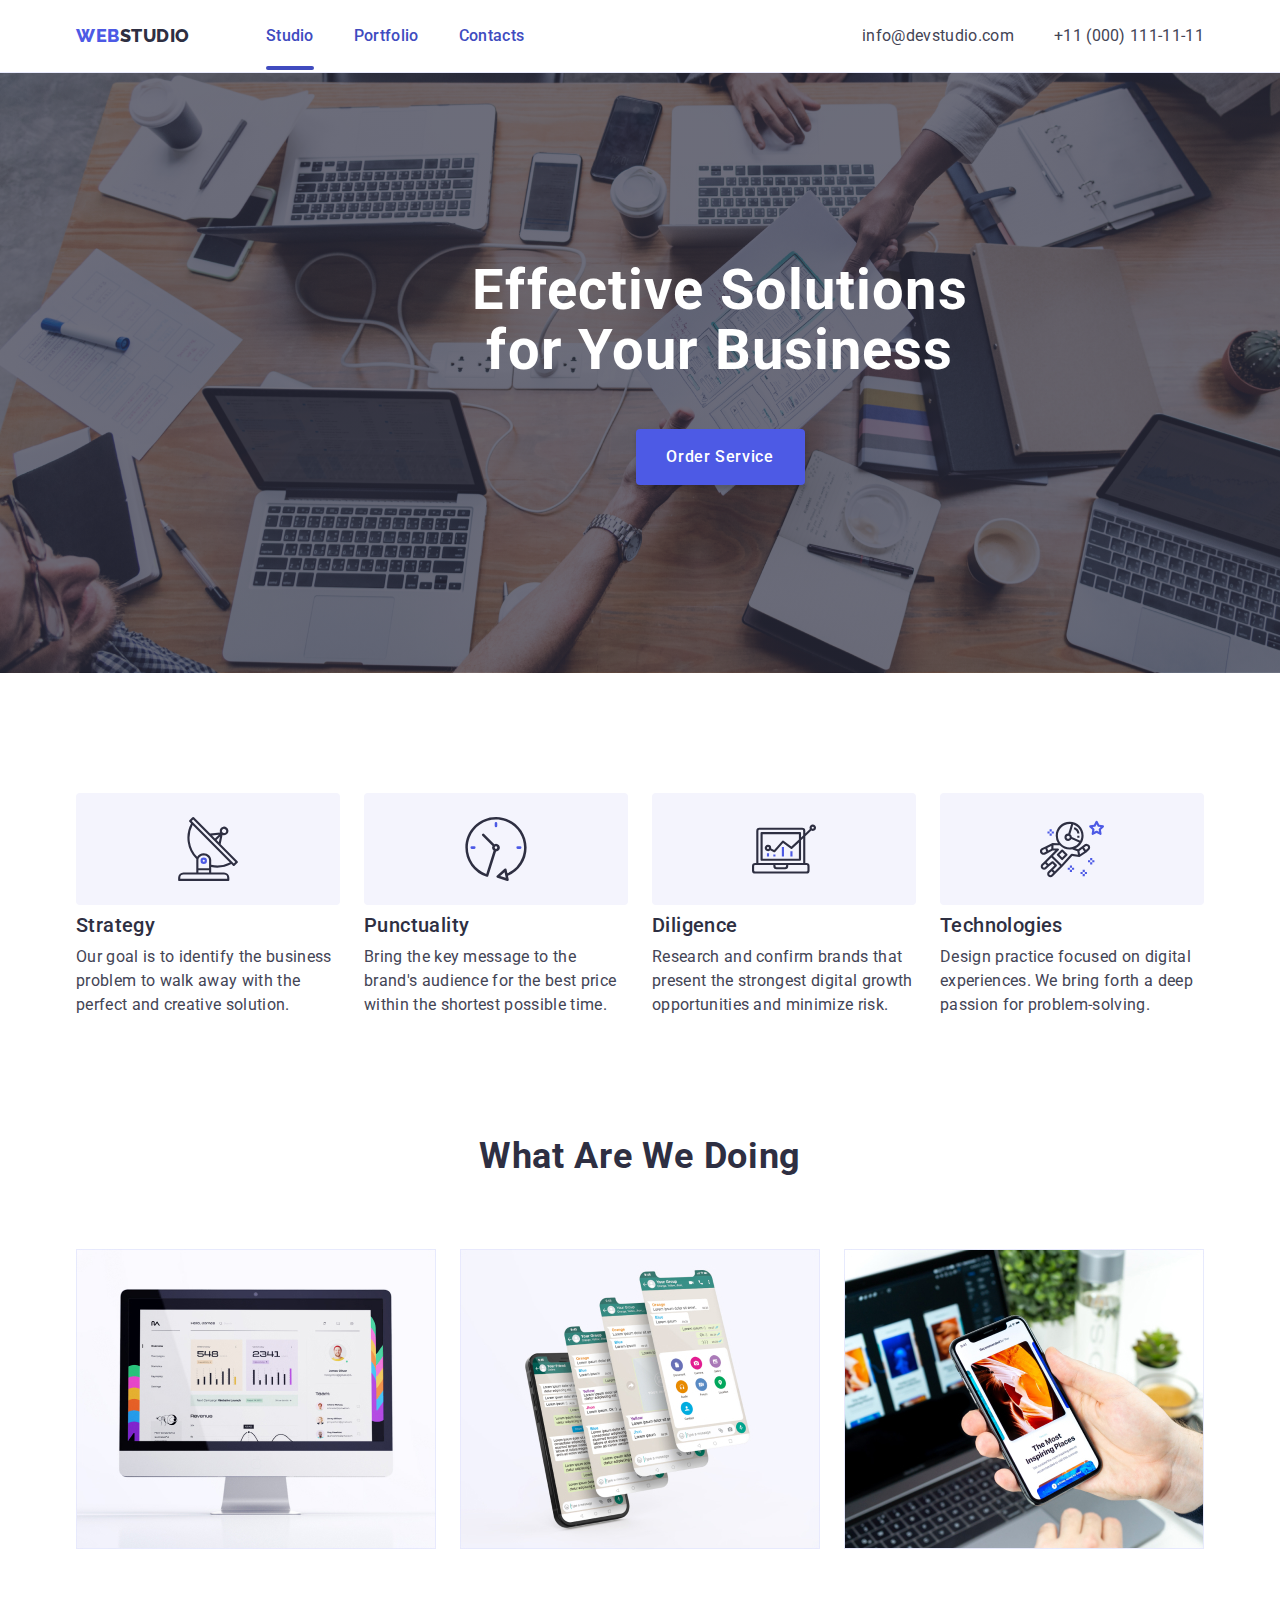
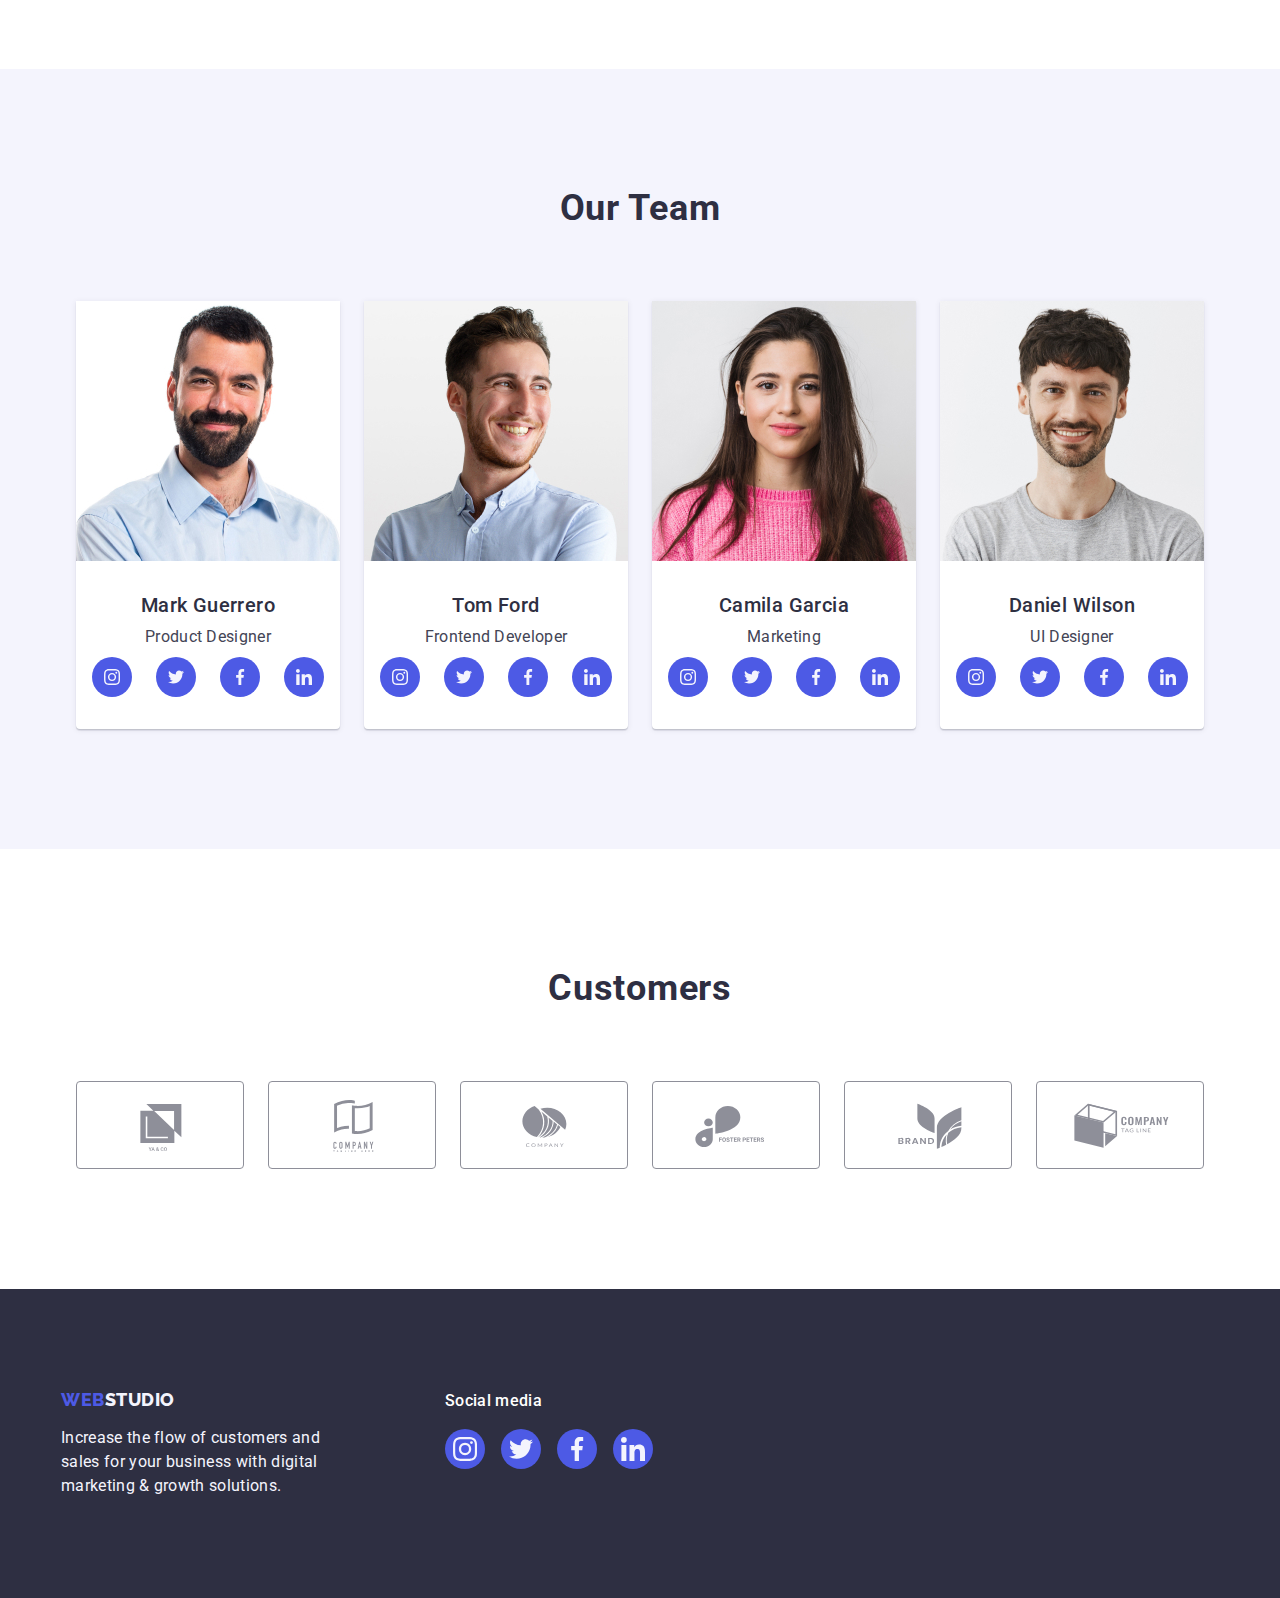
<file: index.html>
<!DOCTYPE html>
<html lang="en">

<head>
    <meta charset="UTF-8">
    <meta http-equiv="X-UA-Compatible" content="IE=edge">
    <meta name="viewport" content="width=device-width, initial-scale=1.0">
    <link rel="preconnect" href="https://fonts.googleapis.com">
    <link rel="preconnect" href="https://fonts.gstatic.com" crossorigin>
    <link href="https://fonts.googleapis.com/css2?family=Raleway:wght@800&family=Roboto:wght@400;500;700&display=swap"
        rel="stylesheet">
    <link rel="stylesheet"
        href="https://cdnjs.cloudflare.com/ajax/libs/modern-normalize/1.0.0/modern-normalize.min.css" />
    <link rel="stylesheet" href="./css/stayl.css">
    <title>Main Page</title>

</head>

<body>
    <header class="header">
        <div class="container header-container">
            <nav class="header-navigation">
                <a class="logo link" href="./index.html">Web<span class="logo-header">Studio</span></a>
                <ul class="header-list list">
                    <li class="menu">
                        <a class="link-menu link active" href="./index.html">Studio</a>
                    </li>
                    <li class="menu">
                        <a class="link-menu link" href="./portfolio.html">Portfolio</a>
                    </li>
                    <li class="menu">
                        <a class="link-menu link" href="">Contacts</a>
                    </li>
                </ul>
            </nav>
            <address class="contact">
                <ul class="header-list list">
                    <li>
                        <a class="contact-info link" href="mailto:info@devstudio.com">info@devstudio.com</a>
                    </li>
                    <li>
                        <a class="contact-info link" href="tel:+110001111111">+11 (000) 111-11-11</a>
                    </li>
                </ul>
            </address>
        </div>


    </header>
    <main>
        <section class="title-section">
            <div class="container">
                <h1 class="title-header">
                    Effective Solutions
                    for Your Business
                </h1>
                <button class="button-studio" type="button" data-modal-open>Order Service</button>
            </div>
        </section>
        <section class="digital-container">
            <div class="container ">
                <h2 class="digital-title visually-hidden"> Our Goals</h2>
                <ul class="list digital-element">
                    <li class="digital-list">
                        <div class="digital-icon">
                            <svg width="64" height="64">
                                <use href="./images/icons.svg#icon-antenna"></use>
                            </svg>
                        </div>
                        <h3 class="title">Strategy</h3>
                        <p class="digital-text">Our goal is to identify the business
                            problem to walk away with the perfect and creative solution. </p>
                    </li>
                    <li class="digital-list">
                        <div class="digital-icon">
                            <svg width="64" height="64">
                                <use href="./images/icons.svg#icon-clock"></use>
                            </svg>
                        </div>
                        <h3 class="title">Punctuality</h3>
                        <p class="digital-text">Bring the key message to the brand's audience for the best price within
                            the
                            shortest possible
                            time.</p>
                    </li>
                    <li class="digital-list">
                        <div class="digital-icon">
                            <svg width="64" height="64">
                                <use href="./images/icons.svg#icon-diagram"></use>
                            </svg>
                        </div>
                        <h3 class="title">Diligence</h3>
                        <p class="digital-text">Research and confirm brands that present the strongest digital growth
                            opportunities and minimize
                            risk.</p>
                    </li>
                    <li class="digital-list">
                        <div class="digital-icon">
                            <svg width="64" height="64">
                                <use href="./images/icons.svg#icon-astronaut"></use>
                            </svg>
                        </div>
                        <h3 class="title">Technologies</h3>
                        <p class="digital-text">Design practice focused on digital experiences. We bring forth a deep
                            passion for
                            problem-solving.</p>
                    </li>
                </ul>

            </div>
        </section>
        <section class="applications-cotainer">
            <div class="container ">
                <h2 class="applications">What are we doing</h2>
                <ul class="list applications-list">
                    <li class="applications-img">
                        <img src="./images/products(1).jpg" alt="a computer with an open website" width="360"
                            height="300">
                    </li>
                    <li class="applications-img">
                        <img src="./images/products(2).jpg" alt="application on the phone" width="360" height="300">
                    </li>
                    <li class="applications-img">
                        <img src="./images/products(3).jpg" alt="the man holds the phone in his hands" width="360"
                            height="300">
                    </li>
                </ul>
            </div>
        </section>
        <section class="staff staff-container">
            <div class="container">
                <h2 class="applications">Our Team</h2>
                <ul class="list staff-list">
                    <li class="staff-background">
                        <img src="./images/team1.jpg" alt="man with a beard in a blue shirt" width="264" height="260">
                        <div class="staff-information">
                            <h3 class="title staff-name">Mark Guerrero</h3>
                            <p class="staff-text">Product Designer</p>
                            <ul class="staff-soc-list list">
                                <li class="staff-soc-item">
                                    <a class="staff-soc-link link" target="_blank" rel="noopener noreferrer" href="">
                                        <svg class="staff-soc-icon" width="16" height="16">
                                            <use href="./images/icons.svg#icon-instagram-2"></use>
                                        </svg>
                                    </a>
                                </li>
                                <li class="staff-soc-item">
                                    <a class="staff-soc-link link" target="_blank" rel="noopener noreferrer" href="">
                                        <svg class="staff-soc-icon" width="16" height="16">
                                            <use href="./images/icons.svg#icon-twitter-1"></use>
                                        </svg>
                                    </a>
                                </li>
                                <li class="staff-soc-item">
                                    <a class="staff-soc-link link" target="_blank" rel="noopener noreferrer" href="">
                                        <svg class="staff-soc-icon" width="16" height="16">
                                            <use href="./images/icons.svg#icon-facebook-1"></use>
                                        </svg>
                                    </a>
                                </li>
                                <li class="staff-soc-item">
                                    <a class="staff-soc-link link" target="_blank" rel="noopener noreferrer" href="">
                                        <svg class="staff-soc-icon" width="16" height="16">
                                            <use href="./images/icons.svg#icon-linkedin-1"></use>
                                        </svg>
                                    </a>
                                </li>
                            </ul>
                        </div>

                    </li>
                    <li class="staff-background">
                        <img src="./images/team2.jpg" alt="man with a smile in a blue shirt" width="264" height="260">
                        <div class="staff-information">
                            <h3 class="title staff-name">Tom Ford</h3>
                            <p class="staff-text">Frontend Developer</p>
                            <ul class="staff-soc-list list">
                                <li class="staff-soc-item">
                                    <a class="staff-soc-link link" target="_blank" rel="noopener noreferrer" href="">
                                        <svg class="staff-soc-icon" width="16" height="16">
                                            <use href="./images/icons.svg#icon-instagram-2"></use>
                                        </svg>
                                    </a>
                                </li>
                                <li class="staff-soc-item">
                                    <a class="staff-soc-link link" target="_blank" rel="noopener noreferrer" href="">
                                        <svg class="staff-soc-icon" width="16" height="16">
                                            <use href="./images/icons.svg#icon-twitter-1"></use>
                                        </svg>
                                    </a>
                                </li>
                                <li class="staff-soc-item">
                                    <a class="staff-soc-link link" target="_blank" rel="noopener noreferrer" href="">
                                        <svg class="staff-soc-icon" width="16" height="16">
                                            <use href="./images/icons.svg#icon-facebook-1"></use>
                                        </svg>
                                    </a>
                                </li>
                                <li class="staff-soc-item">
                                    <a class="staff-soc-link link" target="_blank" rel="noopener noreferrer" href="">
                                        <svg class="staff-soc-icon" width="16" height="16">
                                            <use href="./images/icons.svg#icon-linkedin-1"></use>
                                        </svg>
                                    </a>
                                </li>
                            </ul>
                        </div>

                    </li>
                    <li class="staff-background">
                        <img src="./images/team3.jpg" alt="beautiful girl in a pink sweater" width="264" height="260">
                        <div class="staff-information">
                            <h3 class="title staff-name">Camila Garcia</h3>
                            <p class="staff-text">Marketing</p>
                            <ul class="staff-soc-list list">
                                <li class="staff-soc-item">
                                    <a class="staff-soc-link link" target="_blank" rel="noopener noreferrer" href="">
                                        <svg class="staff-soc-icon" width="16" height="16">
                                            <use href="./images/icons.svg#icon-instagram-2"></use>
                                        </svg>
                                    </a>
                                </li>
                                <li class="staff-soc-item">
                                    <a class="staff-soc-link link" target="_blank" rel="noopener noreferrer" href="">
                                        <svg class="staff-soc-icon" width="16" height="16">
                                            <use href="./images/icons.svg#icon-twitter-1"></use>
                                        </svg>
                                    </a>
                                </li>
                                <li class="staff-soc-item">
                                    <a class="staff-soc-link link" target="_blank" rel="noopener noreferrer" href="">
                                        <svg class="staff-soc-icon" width="16" height="16">
                                            <use href="./images/icons.svg#icon-facebook-1"></use>
                                        </svg>
                                    </a>
                                </li>
                                <li class="staff-soc-item">
                                    <a class="staff-soc-link link" target="_blank" rel="noopener noreferrer" href="">
                                        <svg class="staff-soc-icon" width="16" height="16">
                                            <use href="./images/icons.svg#icon-linkedin-1"></use>
                                        </svg>
                                    </a>
                                </li>
                            </ul>
                        </div>

                    </li>
                    <li class="staff-background">
                        <img src="./images/team4.jpg" alt="man in a gray T-shirt" width="264" height="260">
                        <div class="staff-information">
                            <h3 class="title staff-name">Daniel Wilson</h3>
                            <p class="staff-text">UI Designer</p>
                            <ul class="staff-soc-list list">
                                <li class="staff-soc-item">
                                    <a class="staff-soc-link link" target="_blank" rel="noopener noreferrer" href="">
                                        <svg class="staff-soc-icon" width="16" height="16">
                                            <use href="./images/icons.svg#icon-instagram-2"></use>
                                        </svg>
                                    </a>
                                </li>
                                <li class="staff-soc-item">
                                    <a class="staff-soc-link link" target="_blank" rel="noopener noreferrer" href="">
                                        <svg class="staff-soc-icon" width="16" height="16">
                                            <use href="./images/icons.svg#icon-twitter-1"></use>
                                        </svg>
                                    </a>
                                </li>
                                <li class="staff-soc-item">
                                    <a class="staff-soc-link link" target="_blank" rel="noopener noreferrer" href="">
                                        <svg class="staff-soc-icon" width="16" height="16">
                                            <use href="./images/icons.svg#icon-facebook-1"></use>
                                        </svg>
                                    </a>
                                </li>
                                <li class="staff-soc-item">
                                    <a class="staff-soc-link link" target="_blank" rel="noopener noreferrer" href="">
                                        <svg class="staff-soc-icon" width="16" height="16">
                                            <use href="./images/icons.svg#icon-linkedin-1"></use>
                                        </svg>
                                    </a>
                                </li>
                            </ul>
                        </div>
                    </li>
                </ul>
            </div>
        </section>
        <section class="customers">
            <div class="container">
                <h2 class="applications">Customers</h2>
                <ul class="customers-list list">
                    <li class="customers-item">
                        <a class="customers-link link" href="">
                            <svg class="customers-icon" width="104" height="56">
                                <use href="./images/icons.svg#icon-yaco"></use>
                            </svg>
                        </a>
                    </li>
                    <li class="customers-item">
                        <a class="customers-link link" href="">
                            <svg class="customers-icon" width="104" height="56">
                                <use href="./images/icons.svg#icon-tagline"></use>
                            </svg>
                        </a>
                    </li>
                    <li class="customers-item">
                        <a class="customers-link link" href="">
                            <svg class="customers-icon" width="104" height="56">
                                <use href="./images/icons.svg#icon-company1"></use>
                            </svg>
                        </a>
                    </li>
                    <li class="customers-item">
                        <a class="customers-link link" href="">
                            <svg class="customers-icon" width="104" height="56">
                                <use href="./images/icons.svg#icon-foster"></use>
                            </svg>
                        </a>
                    </li>
                    <li class="customers-item">
                        <a class="customers-link link" href="">
                            <svg class="customers-icon" width="104" height="56">
                                <use href="./images/icons.svg#icon-brand"></use>
                            </svg>
                        </a>
                    </li>
                    <li class="customers-item">
                        <a class="customers-link link" href="">
                            <svg class="customers-icon" width="104" height="56">
                                <use href="./images/icons.svg#icon-company"></use>
                            </svg>
                        </a>
                    </li>
                </ul>
            </div>
        </section>
    </main>
    <footer class="footer ">
        <div class="container footer-container">
            <div class="footer-logo-box">
                <a class="logo-footer link" href="./index.html">Web<span class="logo-footer-part">Studio</span></a>
                <p class="footer-content">Increase the flow of customers and sales for your business with digital
                    marketing
                    &
                    growth solutions.</p>
            </div>
            <div class="footer-soc-media">
                <p class="footer-media">Social media</p>

                <ul class="footer-soc-list list">
                    <li class="footer-soc-item">
                        <a class="footer-soc-link link" target="_blank" rel="noopener noreferrer" href="">
                            <svg class="footer-soc-icon" width="24" height="24">
                                <use href="./images/icons.svg#icon-instagram-2"></use>
                            </svg>
                        </a>
                    </li>
                    <li class="footer-soc-item">
                        <a class="footer-soc-link link" target="_blank" rel="noopener noreferrer" href="">
                            <svg class="footer-soc-icon" width="24" height="24">
                                <use href="./images/icons.svg#icon-twitter-1"></use>
                            </svg>
                        </a>
                    </li>
                    <li class="footer-soc-item">
                        <a class="footer-soc-link link" target="_blank" rel="noopener noreferrer" href="">
                            <svg class="footer-soc-icon" width="24" height="24">
                                <use href="./images/icons.svg#icon-facebook-1"></use>
                            </svg>
                        </a>
                    </li>
                    <li class="footer-soc-item">
                        <a class="footer-soc-link link" target="_blank" rel="noopener noreferrer" href="">
                            <svg class="footer-soc-icon" width="24" height="24">
                                <use href="./images/icons.svg#icon-linkedin-1"></use>
                            </svg>
                        </a>
                    </li>
                </ul>
            </div>
        </div>
    </footer>
    <div class="backdrop is-hidden" data-modal>
        <div class="modal" >
            <button type="button" class="modal-close" data-modal-close>
                <svg class="close-icon" width="8" height="8">
                    <use href="./images/icons.svg#icon-close"></use>
                </svg>
            </button>
        </div>
    </div>
    <script src="./js/modal.js"></script>
</body>

</html>
</file>
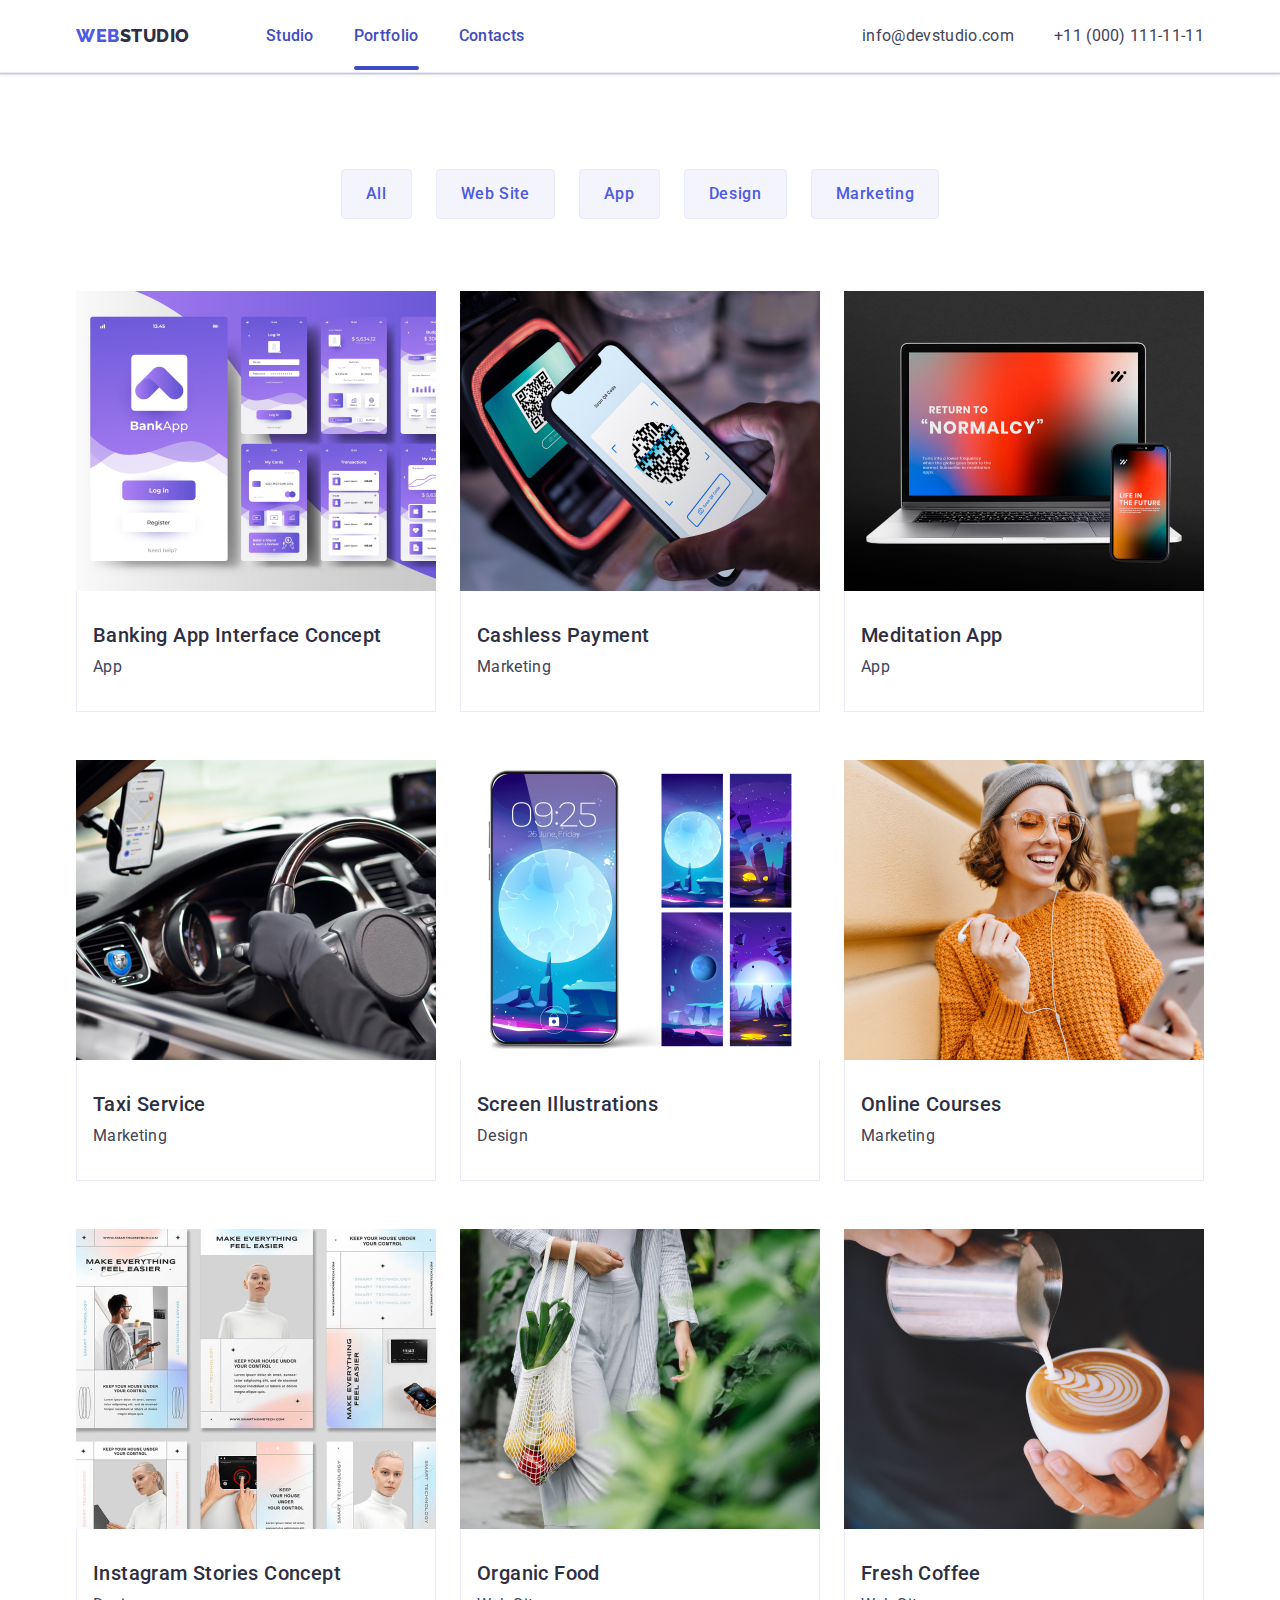
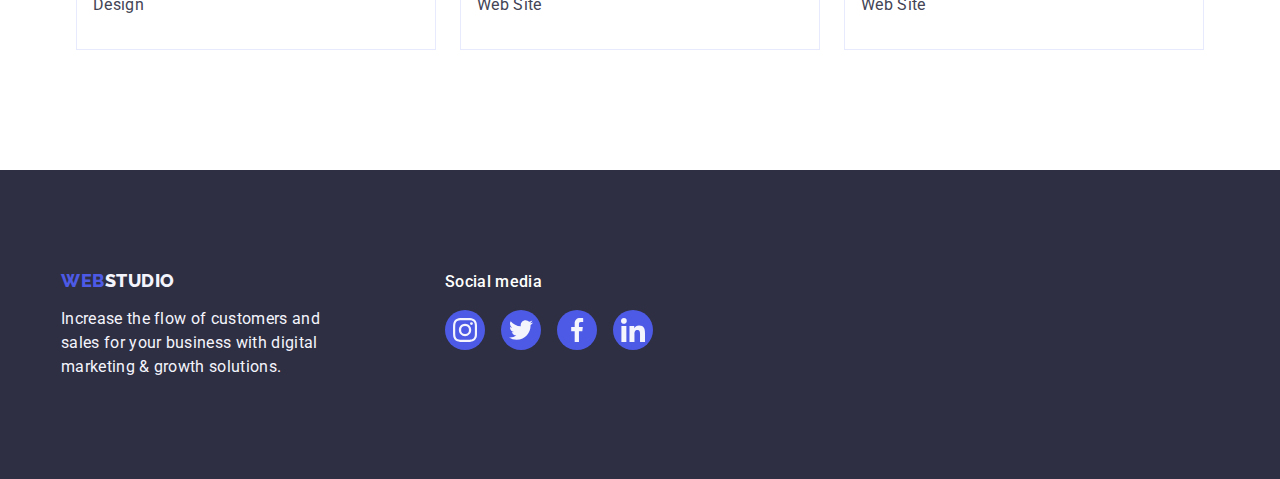
<file: portfolio.html>
<!DOCTYPE html>
<html lang="en">

<head>
    <meta charset="UTF-8">
    <meta http-equiv="X-UA-Compatible" content="IE=edge">
    <meta name="viewport" content="width=device-width, initial-scale=1.0">
    <link rel="preconnect" href="https://fonts.googleapis.com">
    <link rel="preconnect" href="https://fonts.gstatic.com" crossorigin>
    <link href="https://fonts.googleapis.com/css2?family=Raleway:wght@800&family=Roboto:wght@400;500;700&display=swap"
        rel="stylesheet">
    <link rel="stylesheet"
        href="https://cdnjs.cloudflare.com/ajax/libs/modern-normalize/1.0.0/modern-normalize.min.css" />
    <link rel="stylesheet" href="./css/stayl.css">
    <title>Portfolio</title>
</head>

<body>
    <header class="header">
        <div class="container header-container">
            <nav class="header-navigation">
                <a class="logo link" href="./index.html">Web<span class="logo-header">Studio</span></a>
                <ul class="header-list list">
                    <li class="menu">
                        <a class="link-menu link" href="./index.html">Studio</a>
                    </li>
                    <li class="menu">
                        <a class="link-menu link active" href="./portfolio.html">Portfolio</a>
                    </li>
                    <li class="menu">
                        <a class="link-menu link" href="">Contacts</a>
                    </li>
                </ul>
            </nav>
            <address class="contact">
                <ul class="header-list list">
                    <li>
                        <a class="contact-info link" href="mailto:info@devstudio.com">info@devstudio.com</a>
                    </li>
                    <li>
                        <a class="contact-info link" href="tel:+110001111111">+11 (000) 111-11-11</a>
                    </li>
                </ul>
            </address>
        </div>
    </header>
    <main>
        <section class="portfolio-section">
            <div class="container">
                <h1 class="visually-hidden">Filter</h1>
                <ul class="list button-list">
                    <li>
                        <button class="button-portfolio" type="button">All</button>
                    </li>
                    <li>
                        <button class="button-portfolio" type="button">Web Site</button>
                    </li>
                    <li>
                        <button class="button-portfolio" type="button">App</button>
                    </li>
                    <li>
                        <button class="button-portfolio" type="button">Design</button>
                    </li>
                    <li>
                        <button class="button-portfolio" type="button">Marketing</button>
                    </li>
                </ul>

                <ul class="list programs-list">
                    <li class="programs">
                        <a class="link programs-link" href="">
                            <div class="programs-cover-wrap">
                                <img src="./images/portfolio1.jpg" alt="application" width="360" height="300">
                                <p class="programs-cover-text">
                                    14 Stylish and User-Friendly App Design Concepts · Task
                                    Manager App · Calorie Tracker App · Exotic Fruit Ecommerce App · Cloud Storage App
                                </p>
                            </div>
                            <div class="projects">
                                <h2 class="projects-name">Banking App Interface Concept</h2>
                                <p class="projects-tipe">App</p>
                            </div>
                        </a>
                    </li>
                    <li class="programs">
                        <a class="link programs-link" href="">
                            <div class="programs-cover-wrap">
                                <img src="./images/portfolio2.jpg" alt="application" width="360" height="300">
                                <p class="programs-cover-text">
                                    14 Stylish and User-Friendly App Design Concepts · Task
                                    Manager App · Calorie Tracker App · Exotic Fruit Ecommerce App · Cloud Storage App
                                </p>
                            </div>
                            <div class="projects">
                                <h2 class="projects-name">Cashless Payment</h2>
                                <p class="projects-tipe">Marketing</p>
                            </div>
                        </a>
                    </li>
                    <li class="programs">
                        <a class="link programs-link" href="">
                            <div class="programs-cover-wrap">
                                <img src="./images/portfolio3.jpg" alt="application" width="360" height="300">
                                <p class="programs-cover-text">
                                    14 Stylish and User-Friendly App Design Concepts · Task
                                    Manager App · Calorie Tracker App · Exotic Fruit Ecommerce App · Cloud Storage App
                                </p>
                            </div>
                            <div class="projects">
                                <h2 class="projects-name">Meditation App</h2>
                                <p class="projects-tipe">App</p>
                            </div>
                        </a>
                    </li>
                    <li class="programs">
                        <a class="link programs-link" href="">
                            <div class="programs-cover-wrap">
                                <img src="./images/portfolio4.jpg" alt="application" width="360" height="300">
                                <p class="programs-cover-text">
                                    14 Stylish and User-Friendly App Design Concepts · Task
                                    Manager App · Calorie Tracker App · Exotic Fruit Ecommerce App · Cloud Storage App
                                </p>
                            </div>
                            <div class="projects">
                                <h2 class="projects-name">Taxi Service</h2>
                                <p class="projects-tipe">Marketing</p>
                            </div>
                        </a>
                    </li>
                    <li class="programs">
                        <a class="link programs-link" href="">
                            <div class="programs-cover-wrap">
                                <img src="./images/portfolio5.jpg" alt="application" width="360" height="300">
                                <p class="programs-cover-text">
                                    14 Stylish and User-Friendly App Design Concepts · Task
                                    Manager App · Calorie Tracker App · Exotic Fruit Ecommerce App · Cloud Storage App
                                </p>
                            </div>
                            <div class="projects">
                                <h2 class="projects-name">Screen Illustrations</h2>
                                <p class="projects-tipe">Design</p>
                            </div>

                        </a>
                    </li>
                    <li class="programs">
                        <a class="link programs-link" href="">
                            <div class="programs-cover-wrap">
                                <img src="./images/portfolio6.jpg" alt="application" width="360" height="300">
                                <p class="programs-cover-text">
                                    14 Stylish and User-Friendly App Design Concepts · Task
                                    Manager App · Calorie Tracker App · Exotic Fruit Ecommerce App · Cloud Storage App
                                </p>
                            </div>
                            <div class="projects">
                                <h2 class="projects-name">Online Courses</h2>
                                <p class="projects-tipe">Marketing</p>
                            </div>
                        </a>
                    </li>
                    <li class="programs">
                        <a class="link programs-link" href="">
                            <div class="programs-cover-wrap">
                                <img src="./images/portfolio7.jpg" alt="application" width="360" height="300">
                                <p class="programs-cover-text">
                                    14 Stylish and User-Friendly App Design Concepts · Task
                                    Manager App · Calorie Tracker App · Exotic Fruit Ecommerce App · Cloud Storage App
                                </p>
                            </div>
                            <div class="projects">
                                <h2 class="projects-name">Instagram Stories Concept</h2>
                                <p class="projects-tipe">Design</p>
                            </div>
                        </a>
                    </li>
                    <li class="programs">
                        <a class="link programs-link" href="">
                            <div class="programs-cover-wrap">
                                <img src="./images/portfolio8.jpg" alt="application" width="360" height="300">
                                <p class="programs-cover-text">
                                    14 Stylish and User-Friendly App Design Concepts · Task
                                    Manager App · Calorie Tracker App · Exotic Fruit Ecommerce App · Cloud Storage App
                                </p>
                            </div>
                            <div class="projects">
                                <h2 class="projects-name">Organic Food</h2>
                                <p class="projects-tipe">Web Site</p>
                            </div>
                        </a>
                    </li>
                    <li class="programs">
                        <a class="link programs-link" href="">
                            <div class="programs-cover-wrap">
                                <img src="./images/portfolio9.jpg" alt="application" width="360" height="300">
                                <p class="programs-cover-text">
                                    14 Stylish and User-Friendly App Design Concepts · Task
                                    Manager App · Calorie Tracker App · Exotic Fruit Ecommerce App · Cloud Storage App
                                </p>
                            </div>
                            <div class="projects">
                                <h2 class="projects-name">Fresh Coffee</h2>
                                <p class="projects-tipe">Web Site</p>
                            </div>
                        </a>
                    </li>
                </ul>
            </div>
        </section>
    </main>

    <footer class="footer ">
        <div class="container footer-container">
            <div class="footer-logo-box">
                <a class="logo-footer link" href="./index.html">Web<span class="logo-footer-part">Studio</span></a>
                <p class="footer-content">Increase the flow of customers and sales for your business with digital
                    marketing
                    &
                    growth solutions.</p>
            </div>
            <div class="footer-soc-media">
                <p class="footer-media">Social media</p>

                <ul class="footer-soc-list list">
                    <li class="footer-soc-item">
                        <a class="footer-soc-link link" target="_blank" rel="noopener noreferrer" href="">
                            <svg class="footer-soc-icon" width="24" height="24">
                                <use href="./images/icons.svg#icon-instagram-2"></use>
                            </svg>
                        </a>
                    </li>
                    <li class="footer-soc-item">
                        <a class="footer-soc-link link" target="_blank" rel="noopener noreferrer" href="">
                            <svg class="footer-soc-icon" width="24" height="24">
                                <use href="./images/icons.svg#icon-twitter-1"></use>
                            </svg>
                        </a>
                    </li>
                    <li class="footer-soc-item">
                        <a class="footer-soc-link link" target="_blank" rel="noopener noreferrer" href="">
                            <svg class="footer-soc-icon" width="24" height="24">
                                <use href="./images/icons.svg#icon-facebook-1"></use>
                            </svg>
                        </a>
                    </li>
                    <li class="footer-soc-item">
                        <a class="footer-soc-link link" target="_blank" rel="noopener noreferrer" href="">
                            <svg class="footer-soc-icon" width="24" height="24">
                                <use href="./images/icons.svg#icon-linkedin-1"></use>
                            </svg>
                        </a>
                    </li>
                </ul>
            </div>
        </div>
    </footer>
</body>

</html>
</file>
<file: css/stayl.css>
:root {
    --color-primary-brand: #4D5AE5;
    --color-pressed-state: #404BBF;
    --color-dark: #2E2F42;
    --color-success: #31D0AA;
    --color-text: #434455;
    --color-subtle-text: #8E8F99;
    --color-accent: #E7E9FC;
    --color-light: #F4F4FD;
    --color-model-overlay: #2E2F42;
    --color-hero-background: #2E2F42;
    --color-white-background: #FFFFFF;
    --color-model-background: #FCFCFC;
    --taransform-text: 250ms cubic-bezier(0.4, 0, 0.2, 1)
}

p,
h1,
h2,
h3,
h4,
h5,
h6 {
    margin: 0px;
}

ul,
ol {
    margin: 0;
    padding: 0;
}

* {
    box-sizing: border-box;
}

img {
    display: block;
    max-width: 100%;
    height: auto;
}

body {
    font-family: "Roboto", sans-serif;
    color: var(--color-text);
    background-color: var(--color-white-background);
}

.container {
    width: 1158px;
    margin: 0 auto;
    padding: 0 15px;
}

.header {
    border-bottom: 1px solid #E7E9FC;
    padding-top: 24px;
    padding-bottom: 24px;
    box-shadow: 0px 2px 1px rgba(46, 47, 66, 0.08), 0px 1px 1px rgba(46, 47, 66, 0.16), 0px 1px 6px rgba(46, 47, 66, 0.08);
    ;
}

.header-container {
    display: flex;
    align-items: center;
    padding: 0 15px;
}

.header-navigation {
    display: flex;
    align-items: center;
}

.logo {
    font-family: 'Raleway', sans-serif;
    font-weight: 800;
    font-size: 18px;
    line-height: 1.17;
    letter-spacing: 0.03em;
    text-transform: uppercase;
    color: var(--color-primary-brand);
    margin-right: 76px;
    display: block;

}

.logo-header {
    color: var(--color-dark);
}

.header-list {
    display: flex;
    gap: 40px;
}

.list {
    list-style: none;
}

.link {
    text-decoration: none;
}


.title-section {
    background-color: var(--color-hero-background);
    padding: 188px 0;
    background-image: linear-gradient(rgba(46, 47, 66, 0.7), rgba(46, 47, 66, 0.7)), url(../images/people-office.jpg);
    background-repeat: no-repeat;
    background-size: cover;
    background-position: center;
    min-width: 1440px;
}

.title-header {
    font-size: 56px;
    line-height: 1.07;
    text-align: center;
    letter-spacing: 0.02em;
    color: #FFFFFF;
    max-width: 496px;
    margin: 0 auto;

}

.button-studio {
    cursor: pointer;
    display: block;
    min-width: 169px;
    height: 56px;
    background-color: #4D5AE5;
    font-family: "Roboto", sans-serif;
    font-weight: 500;
    font-size: 16px;
    line-height: 1.5;
    color: #FFFFFF;
    letter-spacing: 0.04em;
    box-shadow: 0px 4px 4px rgba(0, 0, 0, 0.15);
    border: none;
    border-radius: 4px;
    margin: 0 auto;
    margin-top: 48px;
    transition: background-color 250ms cubic-bezier(0.4, 0, 0.2, 1);

}

.button-studio:hover,
.button-studio:focus {
    background-color: var(--color-pressed-state);
    cursor: pointer;
}

.title {
    font-weight: 500;
    font-size: 20px;
    line-height: 1.2;
    letter-spacing: 0.02em;
    color: var(--color-dark);
    margin-bottom: 8px;
}

.digital-container {
    padding-top: 120px;
    padding-bottom: 120px;

}

.digital-box {}

.digital-element {
    display: flex;
    gap: 24px;
}

.digital-list {
    flex-basis: calc((100% - 72px) / 4);
}

.digital-icon {
    background-color: var(--color-light);
    width: 264px;
    height: 112px;
    border-radius: 4px;
    margin-bottom: 8px;
    display: flex;
    justify-content: center;
    align-items: center;

}


.digital-text {
    font-style: 16px;
    line-height: 1.5;
    letter-spacing: 0.02em;
    color: var(--color-text);
}


.applications-cotainer {
    padding-bottom: 120px;
}

.applications {
    margin-bottom: 72px;
    font-size: 36px;
    line-height: 1.11;
    text-align: center;
    letter-spacing: 0.02em;
    text-transform: capitalize;
    color: var(--color-dark);
}

.applications-list {
    display: flex;
    gap: 24px;
}

.applications-img {
    flex-basis: calc((100% - 3 * 16px) / 3)
}

/* ---------------------------STAFF------------------------------ */

.staff-container {
    padding-top: 120px;
    padding-bottom: 120px;
}

.staff {
    background-color: var(--color-light);
}

.staff-list {
    display: flex;
    gap: 24px;
}

.staff-background {
    background-color: var(--color-white-background);
    flex-basis: calc((100% - 72px) / 4);
    border-radius: 0px 0px 4px 4px;
    box-shadow: 0px 1px 6px rgba(46, 47, 66, 0.08), 0px 1px 1px rgba(46, 47, 66, 0.16), 0px 2px 1px rgba(46, 47, 66, 0.08);
    ;

}

.staff-information {
    padding: 32px 16px;
    ;
    display: block;
}

.staff-name {
    text-align: center;
    margin-bottom: 8px;
}

.staff-text {
    font-style: 16px;
    line-height: 1.5;
    letter-spacing: 0.02em;
    color: var(--color-text);
    text-align: center;
    margin-bottom: 8px;
}

.staff-soc-list {
    display: flex;
    justify-content: center;
    gap: 24px;
}

.staff-soc-item {
    width: 40px;
    height: 40px;
}

.staff-soc-link {
    width: 100%;
    height: 100%;
    background-color: var(--color-primary-brand);
    border-radius: 50%;
    display: flex;
    align-items: center;
    justify-content: center;
    transition: background-color 250ms cubic-bezier(0.4, 0, 0.2, 1);

}

.staff-soc-link:hover,
.staff-soc-link:focus {
    background-color: var(--color-pressed-state);
}

.staff-soc-icon {
    fill: var(--color-light);
}

/* ---------------------------CUSTOMERS------------------------------ */

.customers {
    padding-top: 120px;
    padding-bottom: 120px;
}

.customers-list {
    display: flex;
    gap: 24px;
}

.customers-item {
    width: 168px;
    height: 88px;
}

.customers-link {
    width: 100%;
    height: 100%;
    border: 1px solid #8E8F99;
    border-radius: 4px;
    display: flex;
    align-items: center;
    justify-content: center;
    color: var(--color-subtle-text);
    transition: border-color 250ms cubic-bezier(0.4, 0, 0.2, 1), color 250ms cubic-bezier(0.4, 0, 0.2, 1);

}

.customers-link:hover,
.customers-link:focus {
    border-color: var(--color-pressed-state);
    color: var(--color-pressed-state);
}

.customers-icon {
    width: 104px;
    height: 56px;
    fill: var(--color-subtle-text);
    transition: border-color 250ms cubic-bezier(0.4, 0, 0.2, 1);
    transition: fill 250ms cubic-bezier(0.4, 0, 0.2, 1)
}

.customers-icon:hover,
.customers-icon:focus {
    fill: var(--color-pressed-state);
}

/* ---------------------------Portfolio------------------------------ */




.link-menu {
    font-weight: 500;
    font-size: 16px;
    line-height: 1.5;
    letter-spacing: 0.02em;
    color: var(--color-dark);
    color: var(--color-pressed-state);
    padding-top: 24px;
    padding-bottom: 24px;
    position: relative;
    transition:color 250ms cubic-bezier(0.4, 0, 0.2, 1);
}

.menu{
    transition: color 250ms cubic-bezier(0.4, 0, 0.2, 1);
    color: var(--color-pressed-state);
}


.active::after {
    content: "";
    width: 100%;
    height: 4px;
    background-color: var(--color-pressed-state);
    border-radius: 2px;
    position: absolute;
    left: 0;
    bottom: -1px;
}

.link-menu:hover,
.link-menu:focus {
    color: var(--color-pressed-state);
}

.portfolio-section {
    padding: 96px 0 120px;
}

.button-list {
    display: flex;
    justify-content: center;
    gap: 24px;
    margin-bottom: 72px
}

.button-portfolio {
    font-family: "Roboto", sans-serif;
    font-weight: 500;
    font-size: 16px;
    line-height: 1.5;
    letter-spacing: 0.04em;
    color: var(--color-primary-brand);
    background-color: var(--color-light);
    cursor: pointer;
    border-radius: 4px;
    padding: 12px 24px;
    border: 1px solid var(--color-accent);
    transition: color 250ms cubic-bezier(0.4, 0, 0.2, 1),
        background-color 250ms cubic-bezier(0.4, 0, 0.2, 1),
        border-color 250ms cubic-bezier(0.4, 0, 0.2, 1),
        box-shadow 250ms cubic-bezier(0.4, 0, 0.2, 1);
    ;

}


.button-portfolio:hover,
.button-portfolio:focus {
    color: var(--color-white-background);
    background-color: var(--color-pressed-state);
    border: 1px solid transparent;
    box-shadow: 0px 3px 1px rgba(0, 0, 0, 0.1), 0px 2px 1px rgba(0, 0, 0, 0.08), 0px 2px 2px rgba(0, 0, 0, 0.12);
}

.contact {
    font-style: normal;
    display: flex;
    margin-left: auto;

}

.contact-info {
    font-size: 16px;
    letter-spacing: 0.02em;
    line-height: 1.5;
    color: var(--color-text);
    transition: color 250ms cubic-bezier(0.4, 0, 0.2, 1);
    

}

.contact-info:hover,
.contact-info:focus {
    color: var(--color-pressed-state);
}

.programs-container {
    padding-bottom: 120px;
}

.programs-list {
    display: flex;
    flex-wrap: wrap;
    column-gap: 24px;
    row-gap: 48px;
}

.programs-cover-wrap {
    position: relative;
    overflow: hidden;
}

.programs-cover-text {
    font-style: normal;
    font-weight: 400;
    font-size: 16px;
    line-height: 1.5;
    letter-spacing: 0.02em;
    color: var(--color-light);
    background-color: var(--color-primary-brand);
    position: absolute;
    top: 0;
    padding: 40px 32px;
    height: 100%;
    transform: translateY(100%);
    transition: transform 250ms cubic-bezier(0.4, 0, 0.2, 1);
}

.programs {
    width: calc((100% - 48px) / 3);
}

.programs-link:hover .programs-cover-text,
.programs-link:focus .programs-cover-text {
    transform: translateY(0%);
    transition: transform 250ms cubic-bezier(0.4, 0, 0.2, 1);
}

.projects {
    padding: 32px 16px 32px 16px;
    border: 1px solid var(--color-accent);
    border-top: none;
}

.programs-link {
    display: block;
    transition: box-shadow 250ms cubic-bezier(0.4, 0, 0.2, 1);
}

.programs-link:hover,
.programs-link:focus {
    box-shadow: 0px 1px 6px rgba(46, 47, 66, 0.08), 0px 1px 1px rgba(46, 47, 66, 0.16), 0px 2px 1px rgba(46, 47, 66, 0.08);
}


.projects-name {
    font-weight: 500;
    font-size: 20px;
    line-height: 1.2;
    letter-spacing: 0.02em;
    color: var(--color-dark);
    margin-bottom: 8px;

}

.projects-tipe {
    font-style: 16px;
    line-height: 1.5;
    letter-spacing: 0.02em;
    color: var(--color-text);
}

/* ---------------------------FOOTER------------------------------ */

.footer {
    background-color: var(--color-hero-background);
}

.footer-container {
    display: flex;
    align-items: baseline;
    padding: 100px 0;
}

.logo-footer {
    font-family: 'Raleway', sans-serif;
    font-weight: 800;
    font-size: 18px;
    line-height: 1.17;
    letter-spacing: 0.03em;
    text-transform: uppercase;
    color: var(--color-primary-brand);
    display: inline-block;
    margin-bottom: 16px;
}

.logo-footer-part {
    color: var(--color-light);
}

.footer-content {
    max-width: 264px;
    font-weight: 400;
    font-size: 16px;
    line-height: 1.5;
    letter-spacing: 0.02em;
    color: var(--color-light);
}

.visually-hidden {
    position: absolute;
    white-space: nowrap;
    width: 1px;
    height: 1px;
    overflow: hidden;
    border: 0;
    padding: 0;
    clip: rect(0 0 0 0);
    clip-path: inset(50%);
    margin: -1px;
}

.footer-logo-box {
    margin-right: 120px;
}

.footer-soc-media {
    flex-direction: column;
    display: flex;

}

.footer-media {
    font-family: 'Roboto';
    font-style: normal;
    font-weight: 500;
    font-size: 16px;
    line-height: 1.5;
    letter-spacing: 0.02em;
    color: var(--color-white-background);
    margin-bottom: 16px;
}

.footer-soc-list {
    display: flex;
    justify-content: center;
    gap: 16px;
}

.footer-soc-item {
    width: 40px;
    height: 40px;
}

.footer-soc-link {
    width: 100%;
    height: 100%;
    background-color: var(--color-primary-brand);
    border-radius: 50%;
    display: flex;
    text-align: center;
    justify-content: center;
    align-items: center;
    transition: background-color 250ms cubic-bezier(0.4, 0, 0.2, 1);
}

.footer-soc-link:hover,
.footer-soc-link:focus {
    background-color: var(--color-success);
}

.footer-soc-icon {
    fill: var(--color-light);
}


/* ---------------------------BACKDROP------------------------------ */

.backdrop {
    position: fixed;
    width: 100%;
    height: 100%;
    background-color: rgba(46, 47, 66, 0.4);
    top: 0;
    transition: opacity 250ms cubic-bezier(0.4, 0, 0.2, 1), visibility 250ms cubic-bezier(0.4, 0, 0.2, 1);
}

.modal {
    position: absolute;
    top: 50%;
    left: 50%;
    transform: translate(-50%, -50%) scale(1);
    transition: transform 300ms linear;
    width: 408px;
    min-height: 584px;
    background-color: var(--color-model-background);
    box-shadow: 0px 1px 1px rgba(0, 0, 0, 0.14), 0px 1px 3px rgba(0, 0, 0, 0.12), 0px 2px 1px rgba(0, 0, 0, 0.2);
    border-radius: 4px;
    padding: 24px;
    transition: transform 250ms cubic-bezier(0.4, 0, 0.2, 1);
}

.backdrop.is-hidden .modal {
    transform: translate(-50%, -50%) scale(0);
}

.modal-closse-open{}

.modal-close {
    position: absolute;
    width: 24px;
    height: 24px;
    border-radius: 50%;
    background-color: var(--color-accent);
    border: 1px solid rgba(0, 0, 0, 0.1);
    display: block;
    margin-left: auto;
    top: 24px;
    right: 24px;
    display: flex;
    align-items: center;
    justify-content: center;
    padding: 0;
    cursor: pointer;
    transition: background-color 250ms cubic-bezier(0.4, 0, 0.2, 1), border 250ms cubic-bezier(0.4, 0, 0.2, 1);

}

.modal-close:hover,
.modal-close:focus {
    background-color: var(--color-pressed-state);
    border: none;
    fill: var(--color-white-background);

}

.close-icon {
    transition: fill 250ms cubic-bezier(0.4, 0, 0.2, 1);
}

.is-hidden {
    visibility: hidden;
    opacity: 0;
    pointer-events: none;
}
</file>
